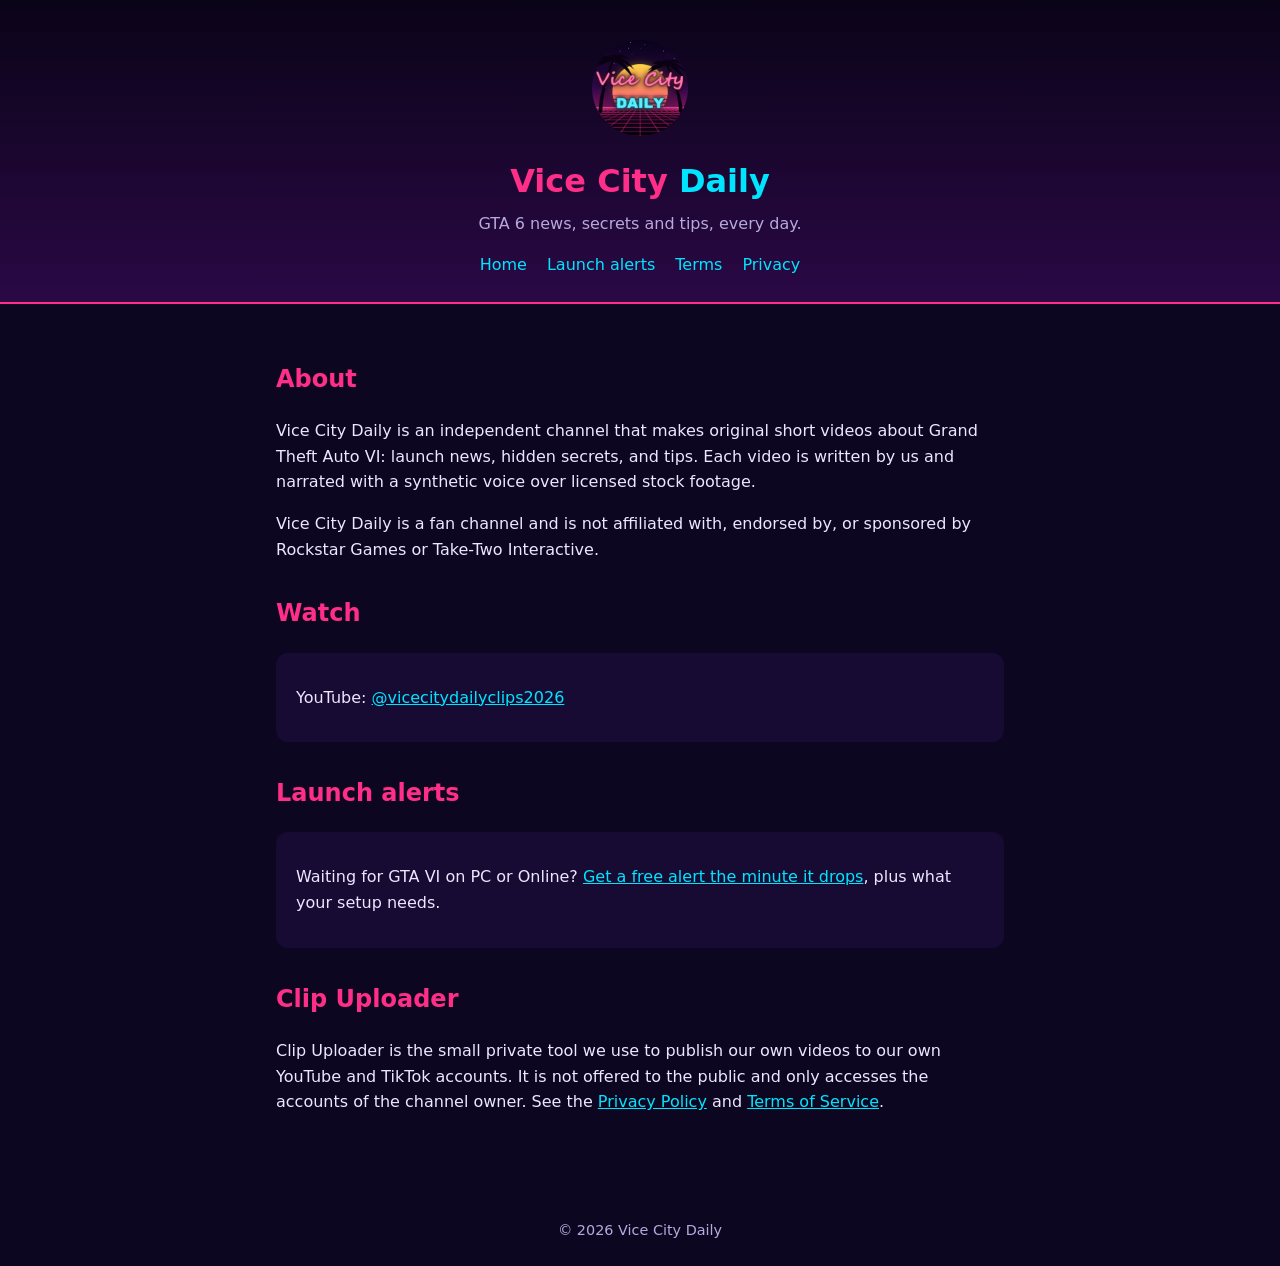
<file: index.html>
<!doctype html>
<html lang="en">
<head>
<meta charset="utf-8">
<meta http-equiv="Content-Security-Policy" content="default-src 'self'; script-src 'self'; style-src 'self'; img-src 'self'; connect-src 'none'; object-src 'none'; base-uri 'none'; form-action 'none'">
<meta name="referrer" content="strict-origin-when-cross-origin">
<meta name="viewport" content="width=device-width, initial-scale=1">
<title>Vice City Daily</title>
<meta name="description" content="Vice City Daily: original short videos about GTA 6 news, secrets and tips.">
<link rel="icon" href="logo.png">
<link rel="stylesheet" href="style.css">
</head>
<body>
<header>
  <img src="logo.png" alt="Vice City Daily logo">
  <h1><span class="a">Vice City</span> <span class="b">Daily</span></h1>
  <p>GTA 6 news, secrets and tips, every day.</p>
  <nav><a href="index.html">Home</a><a href="ready.html">Launch alerts</a><a href="terms.html">Terms</a><a href="privacy.html">Privacy</a></nav>
</header>
<main>
  <h2>About</h2>
  <p>Vice City Daily is an independent channel that makes original short videos about
  Grand Theft Auto VI: launch news, hidden secrets, and tips. Each video is written
  by us and narrated with a synthetic voice over licensed stock footage.</p>
  <p>Vice City Daily is a fan channel and is not affiliated with, endorsed by, or sponsored by
  Rockstar Games or Take-Two Interactive.</p>

  <h2>Watch</h2>
  <div class="card">
    <p>YouTube: <a href="https://www.youtube.com/@vicecitydailyclips2026">@vicecitydailyclips2026</a></p>
  </div>

  <h2>Launch alerts</h2>
  <div class="card">
    <p>Waiting for GTA VI on PC or Online? <a href="ready.html">Get a free alert the minute it drops</a>, plus what your setup needs.</p>
  </div>

  <h2>Clip Uploader</h2>
  <p>Clip Uploader is the small private tool we use to publish our own videos to our own
  YouTube and TikTok accounts. It is not offered to the public and only accesses the accounts
  of the channel owner. See the <a href="privacy.html">Privacy Policy</a> and
  <a href="terms.html">Terms of Service</a>.</p>
</main>
<footer>&copy; 2026 Vice City Daily</footer>
</body>
</html>
</file>
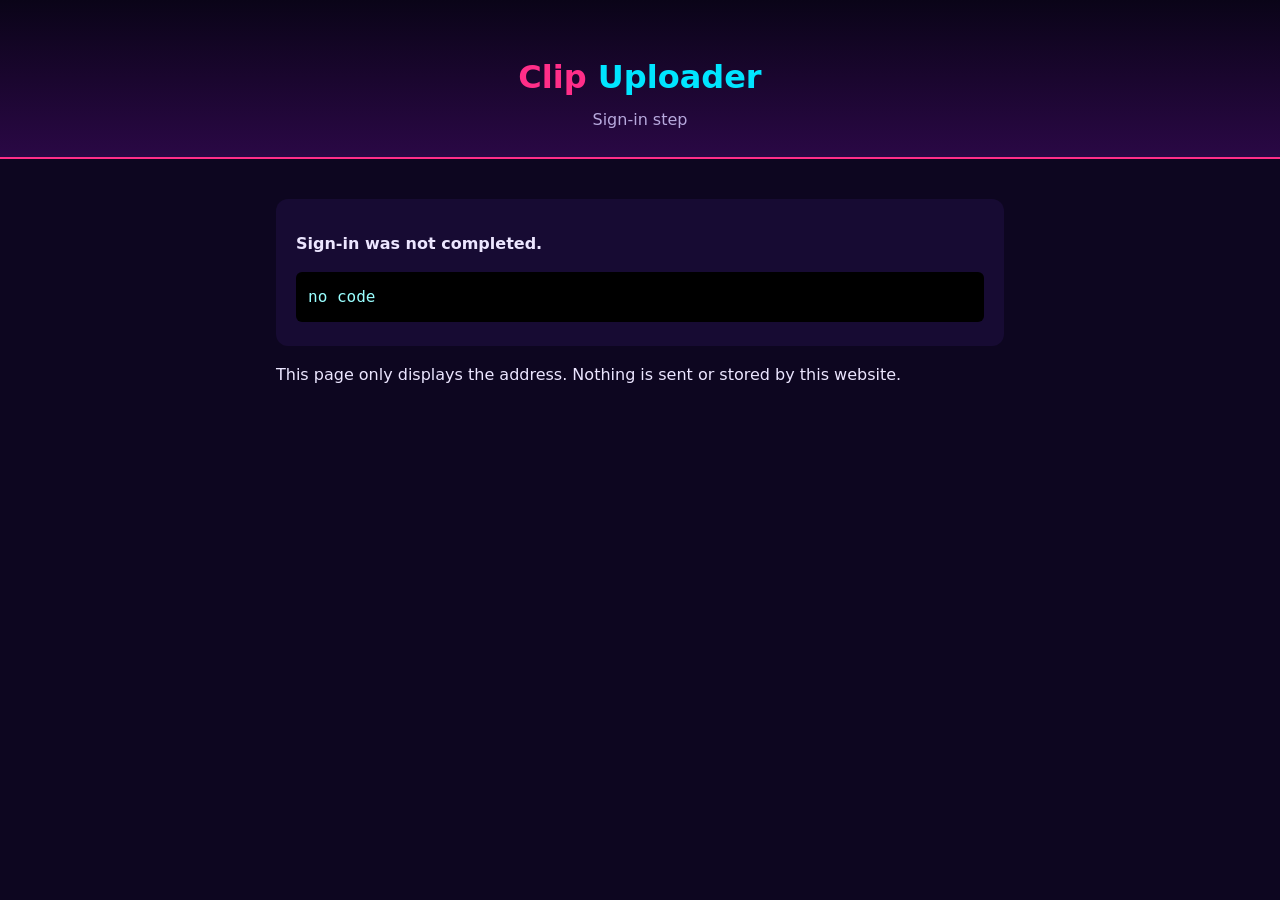
<file: callback.html>
<!doctype html>
<html lang="en">
<head>
<meta charset="utf-8">
<meta http-equiv="Content-Security-Policy" content="default-src 'self'; script-src 'self'; style-src 'self'; img-src 'self'; connect-src 'none'; object-src 'none'; base-uri 'none'; form-action 'none'">
<meta name="viewport" content="width=device-width, initial-scale=1">
<meta name="robots" content="noindex">
<meta name="referrer" content="no-referrer">
<title>Sign-in complete</title>
<link rel="stylesheet" href="style.css">
</head>
<body>
<header>
  <h1><span class="a">Clip</span> <span class="b">Uploader</span></h1>
  <p>Sign-in step</p>
</header>
<main>
  <div class="card" id="ok" hidden>
    <p><strong>Almost done.</strong> Copy this whole address and paste it back into Clip Uploader:</p>
    <span class="code" id="url"></span>
    <button id="copy">Copy</button> <span id="copied"></span>
  </div>
  <div class="card" id="err" hidden>
    <p><strong>Sign-in was not completed.</strong></p>
    <span class="code" id="msg"></span>
  </div>
  <p>This page only displays the address. Nothing is sent or stored by this website.</p>
</main>
<script src="callback.js"></script>
</body>
</html>
</file>
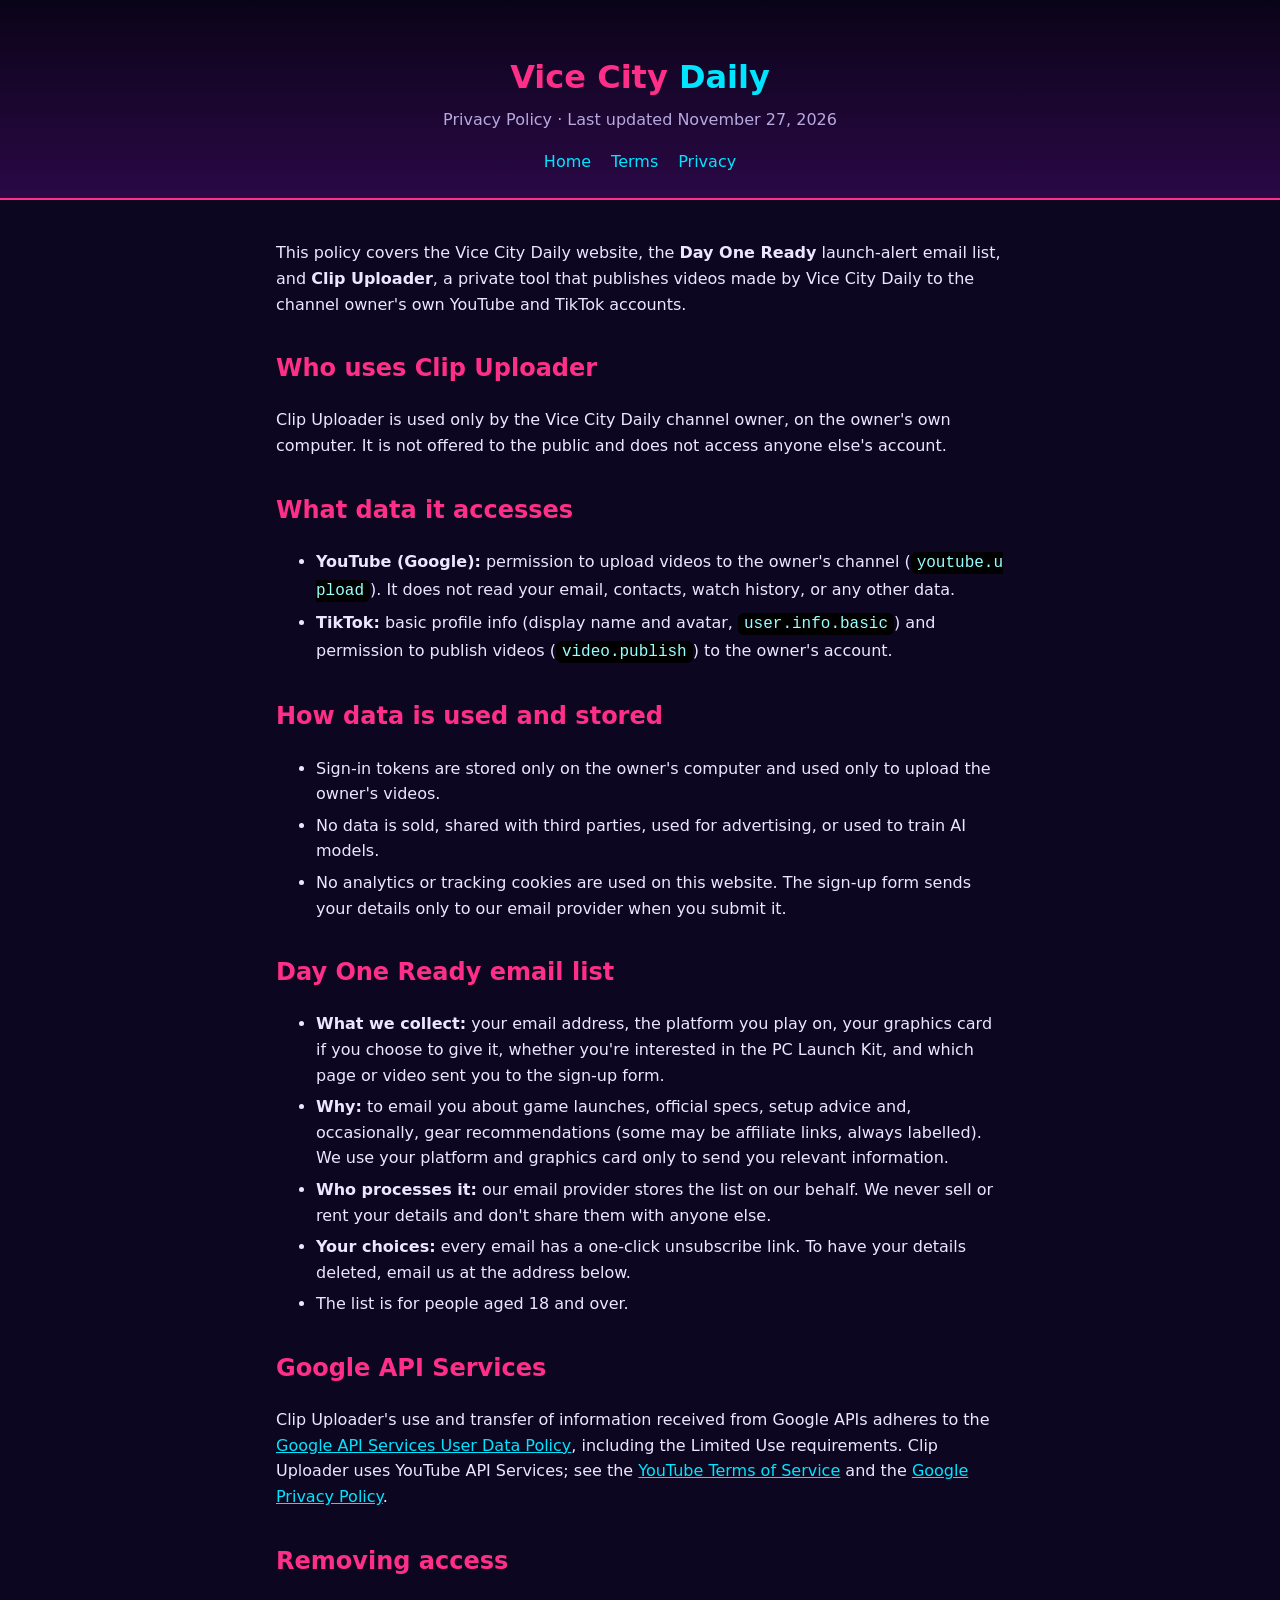
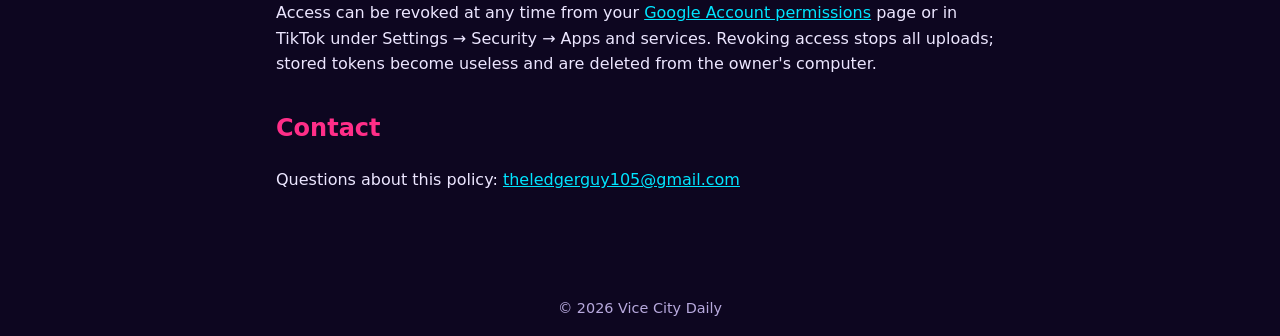
<file: privacy.html>
<!doctype html>
<html lang="en">
<head>
<meta charset="utf-8">
<meta http-equiv="Content-Security-Policy" content="default-src 'self'; script-src 'self'; style-src 'self'; img-src 'self'; connect-src 'none'; object-src 'none'; base-uri 'none'; form-action 'none'">
<meta name="referrer" content="strict-origin-when-cross-origin">
<meta name="viewport" content="width=device-width, initial-scale=1">
<title>Privacy Policy</title>
<link rel="icon" href="logo.png">
<link rel="stylesheet" href="style.css">
</head>
<body>
<header>
  <h1><span class="a">Vice City</span> <span class="b">Daily</span></h1>
  <p>Privacy Policy &middot; Last updated November 27, 2026</p>
  <nav><a href="index.html">Home</a><a href="terms.html">Terms</a><a href="privacy.html">Privacy</a></nav>
</header>
<main>
  <p>This policy covers the Vice City Daily website, the <strong>Day One Ready</strong> launch-alert email list, and <strong>Clip Uploader</strong>, a private
  tool that publishes videos made by Vice City Daily to the channel owner's own YouTube and
  TikTok accounts.</p>

  <h2>Who uses Clip Uploader</h2>
  <p>Clip Uploader is used only by the Vice City Daily channel owner, on the owner's own
  computer. It is not offered to the public and does not access anyone else's account.</p>

  <h2>What data it accesses</h2>
  <ul>
    <li><strong>YouTube (Google):</strong> permission to upload videos to the owner's channel
    (<code>youtube.upload</code>). It does not read your email, contacts, watch history, or any other data.</li>
    <li><strong>TikTok:</strong> basic profile info (display name and avatar, <code>user.info.basic</code>)
    and permission to publish videos (<code>video.publish</code>) to the owner's account.</li>
  </ul>

  <h2>How data is used and stored</h2>
  <ul>
    <li>Sign-in tokens are stored only on the owner's computer and used only to upload the owner's videos.</li>
    <li>No data is sold, shared with third parties, used for advertising, or used to train AI models.</li>
    <li>No analytics or tracking cookies are used on this website. The sign-up form sends your details only to our email provider when you submit it.</li>
  </ul>

  <h2>Day One Ready email list</h2>
  <ul>
    <li><strong>What we collect:</strong> your email address, the platform you play on, your graphics card if you choose to give it,
    whether you're interested in the PC Launch Kit, and which page or video sent you to the sign-up form.</li>
    <li><strong>Why:</strong> to email you about game launches, official specs, setup advice and, occasionally, gear recommendations
    (some may be affiliate links, always labelled). We use your platform and graphics card only to send you relevant information.</li>
    <li><strong>Who processes it:</strong> our email provider stores the list on our behalf. We never sell or rent your details
    and don't share them with anyone else.</li>
    <li><strong>Your choices:</strong> every email has a one-click unsubscribe link. To have your details deleted, email us at the
    address below.</li>
    <li>The list is for people aged 18 and over.</li>
  </ul>

  <h2>Google API Services</h2>
  <p>Clip Uploader's use and transfer of information received from Google APIs adheres to the
  <a href="https://developers.google.com/terms/api-services-user-data-policy">Google API Services User Data Policy</a>,
  including the Limited Use requirements. Clip Uploader uses YouTube API Services; see the
  <a href="https://www.youtube.com/t/terms">YouTube Terms of Service</a> and the
  <a href="https://policies.google.com/privacy">Google Privacy Policy</a>.</p>

  <h2>Removing access</h2>
  <p>Access can be revoked at any time from your
  <a href="https://myaccount.google.com/permissions">Google Account permissions</a> page or in
  TikTok under Settings &rarr; Security &rarr; Apps and services. Revoking access stops all uploads;
  stored tokens become useless and are deleted from the owner's computer.</p>

  <h2>Contact</h2>
  <p>Questions about this policy: <a href="mailto:theledgerguy105@gmail.com">theledgerguy105@gmail.com</a></p>
</main>
<footer>&copy; 2026 Vice City Daily</footer>
</body>
</html>
</file>
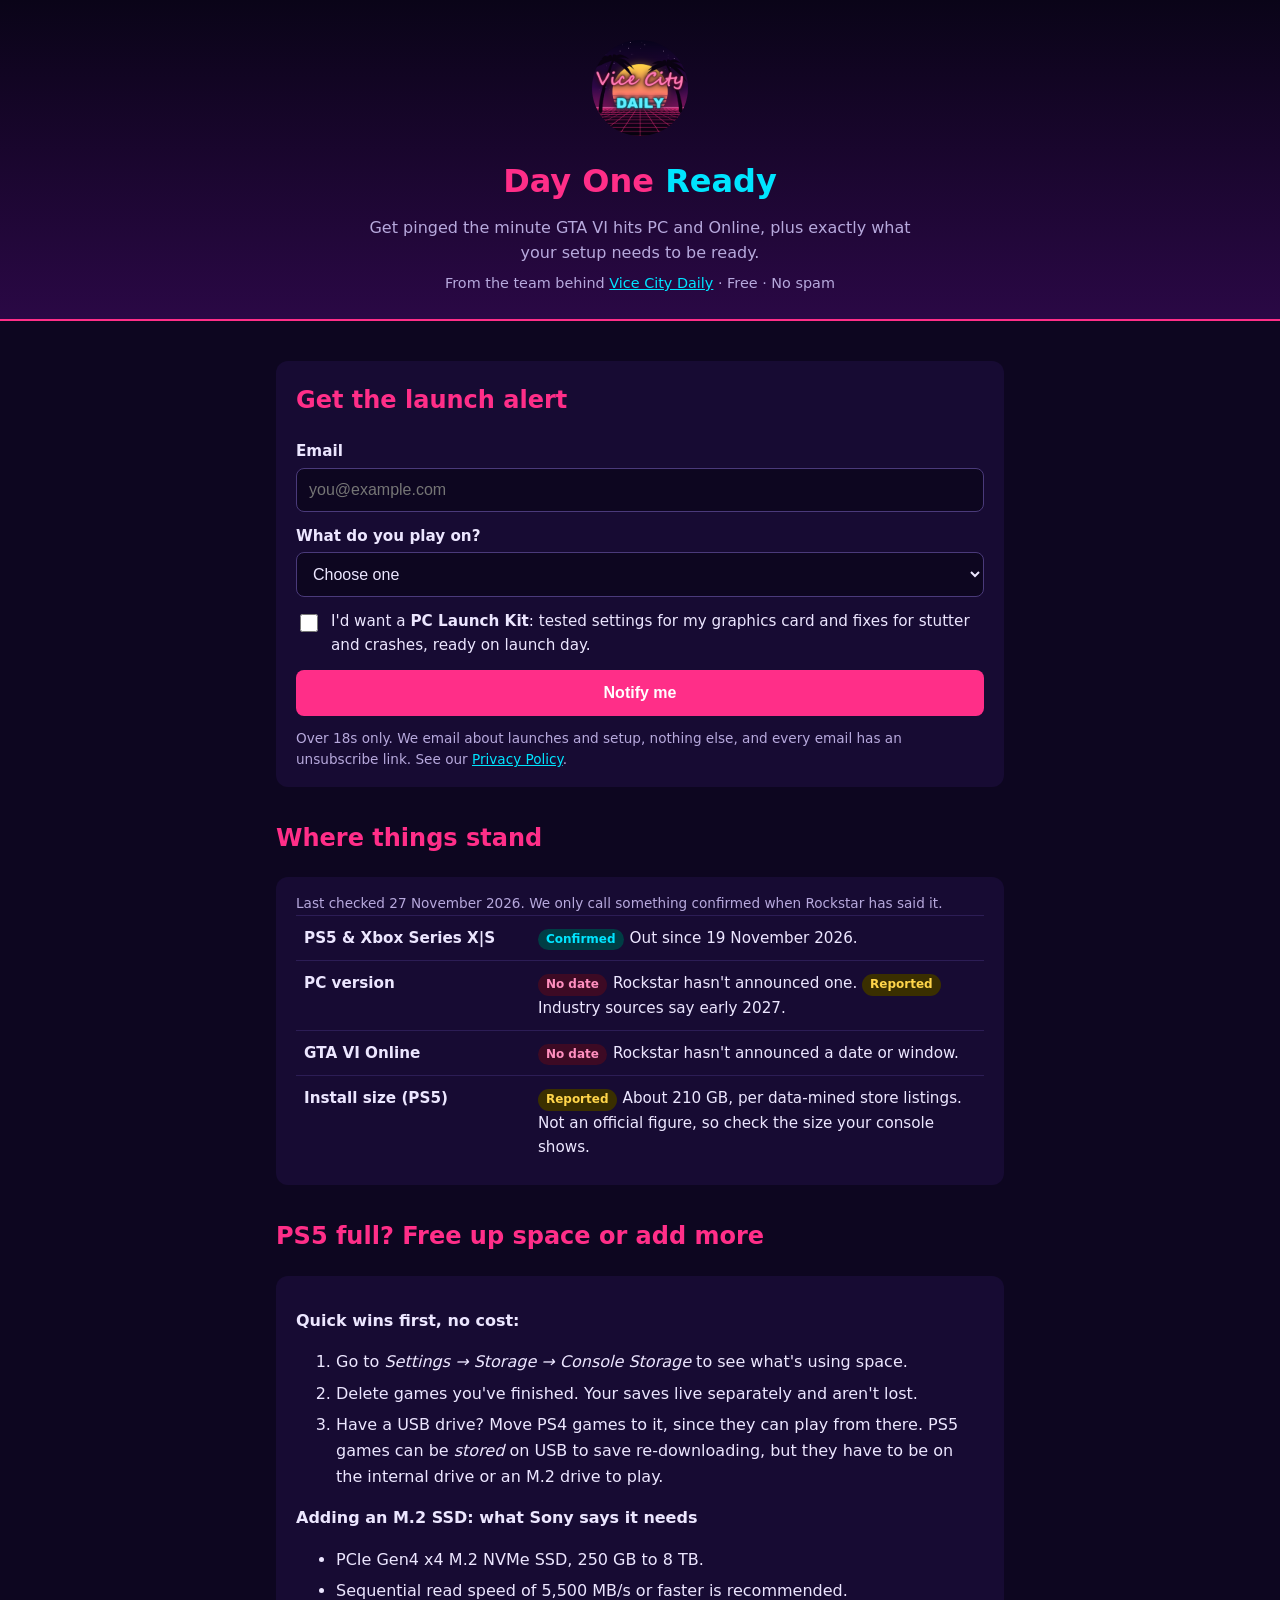
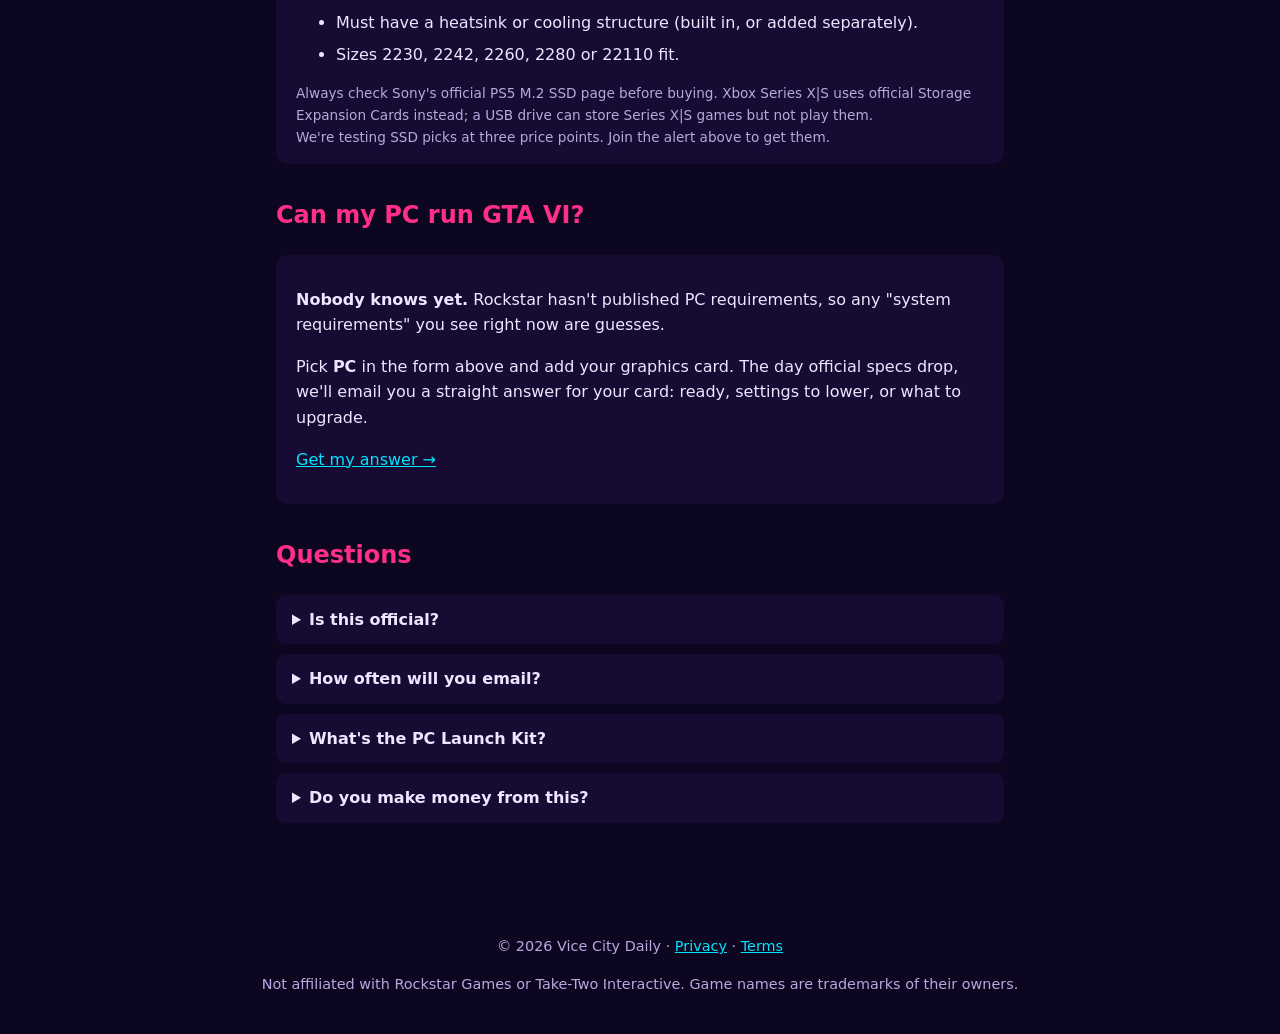
<file: ready.html>
<!doctype html>
<html lang="en">
<head>
<meta charset="utf-8">
<meta http-equiv="Content-Security-Policy" content="default-src 'self'; script-src 'self'; style-src 'self'; img-src 'self'; connect-src 'none'; object-src 'none'; base-uri 'none'; form-action https://buttondown.com">
<meta name="referrer" content="strict-origin-when-cross-origin">
<meta name="viewport" content="width=device-width, initial-scale=1">
<title>Day One Ready</title>
<meta name="description" content="Free alerts the minute GTA VI hits PC and Online, plus exactly what your console or PC needs to be ready. From Vice City Daily.">
<link rel="icon" href="logo.png">
<link rel="stylesheet" href="style.css">
</head>
<body>
<header>
  <img src="logo.png" alt="Vice City Daily logo">
  <h1><span class="a">Day One</span> <span class="b">Ready</span></h1>
  <p class="hero-sub">Get pinged the minute GTA VI hits PC and Online, plus exactly what your setup needs to be ready.</p>
  <p class="by">From the team behind <a href="index.html">Vice City Daily</a> &middot; Free &middot; No spam</p>
</header>
<main>

  <div class="card" id="join">
    <h2 class="first">Get the launch alert</h2>
    <form class="signup" id="signup" method="post" target="_blank" rel="noopener">
      <label>Email
        <input type="email" id="f-email" required maxlength="254" autocomplete="email" placeholder="you@example.com">
      </label>
      <label>What do you play on?
        <select id="f-setup" required>
          <option value="">Choose one</option>
          <option value="ps5">PS5 (original or Slim)</option>
          <option value="ps5pro">PS5 Pro</option>
          <option value="xbox">Xbox Series X|S</option>
          <option value="pc">PC (waiting for the PC version)</option>
          <option value="undecided">Not sure yet</option>
        </select>
      </label>
      <label id="gpu-wrap" hidden>Your graphics card (optional)
        <input type="text" id="f-gpu" maxlength="60" placeholder="e.g. RTX 3060, RX 6700 XT">
      </label>
      <label class="check"><input type="checkbox" id="f-kit">
        <span>I'd want a <strong>PC Launch Kit</strong>: tested settings for my graphics card and fixes for stutter and crashes, ready on launch day.</span>
      </label>
      <input type="hidden" id="f-source">
      <button type="submit">Notify me</button>
      <p class="msg" id="not-connected" hidden>Sign-ups aren't switched on yet. Check back soon.</p>
      <p class="fine">Over 18s only. We email about launches and setup, nothing else, and every email has an unsubscribe link. See our <a href="privacy.html">Privacy Policy</a>.</p>
    </form>
  </div>

  <h2>Where things stand</h2>
  <div class="card">
    <p class="fine">Last checked 27 November 2026. We only call something confirmed when Rockstar has said it.</p>
    <table class="status">
      <tr><td>PS5 &amp; Xbox Series X|S</td><td><span class="tag yes">Confirmed</span>Out since 19 November 2026.</td></tr>
      <tr><td>PC version</td><td><span class="tag no">No date</span>Rockstar hasn't announced one. <span class="tag rep">Reported</span>Industry sources say early 2027.</td></tr>
      <tr><td>GTA VI Online</td><td><span class="tag no">No date</span>Rockstar hasn't announced a date or window.</td></tr>
      <tr><td>Install size (PS5)</td><td><span class="tag rep">Reported</span>About 210 GB, per data-mined store listings. Not an official figure, so check the size your console shows.</td></tr>
    </table>
  </div>

  <h2>PS5 full? Free up space or add more</h2>
  <div class="card">
    <p><strong>Quick wins first, no cost:</strong></p>
    <ol>
      <li>Go to <em>Settings &rarr; Storage &rarr; Console Storage</em> to see what's using space.</li>
      <li>Delete games you've finished. Your saves live separately and aren't lost.</li>
      <li>Have a USB drive? Move PS4 games to it, since they can play from there. PS5 games can be <em>stored</em> on USB to save re-downloading, but they have to be on the internal drive or an M.2 drive to play.</li>
    </ol>
    <p><strong>Adding an M.2 SSD: what Sony says it needs</strong></p>
    <ul>
      <li>PCIe Gen4 x4 M.2 NVMe SSD, 250 GB to 8 TB.</li>
      <li>Sequential read speed of 5,500 MB/s or faster is recommended.</li>
      <li>Must have a heatsink or cooling structure (built in, or added separately).</li>
      <li>Sizes 2230, 2242, 2260, 2280 or 22110 fit.</li>
    </ul>
    <p class="fine">Always check Sony's official PS5 M.2 SSD page before buying. Xbox Series X|S uses official Storage Expansion Cards instead; a USB drive can store Series X|S games but not play them.</p>

    <div class="picks" id="picks"></div>
    <p class="fine" id="picks-empty">We're testing SSD picks at three price points. Join the alert above to get them.</p>
    <p class="fine" id="aff-note" hidden>Some links above are affiliate links. If you buy through them we may earn a commission at no extra cost to you.</p>
  </div>

  <h2>Can my PC run GTA VI?</h2>
  <div class="card">
    <p><strong>Nobody knows yet.</strong> Rockstar hasn't published PC requirements, so any "system requirements" you see right now are guesses.</p>
    <p>Pick <strong>PC</strong> in the form above and add your graphics card. The day official specs drop, we'll email you a straight answer for your card: ready, settings to lower, or what to upgrade.</p>
    <p><a href="#join">Get my answer &rarr;</a></p>
  </div>

  <h2>Questions</h2>
  <details><summary>Is this official?</summary>
    <p>No. Day One Ready and Vice City Daily are independent fan projects. We're not affiliated with, endorsed by or sponsored by Rockstar Games or Take-Two Interactive.</p></details>
  <details><summary>How often will you email?</summary>
    <p>Only when something actually happens: a launch date, official specs, a useful deal. Unsubscribe any time with one click.</p></details>
  <details><summary>What's the PC Launch Kit?</summary>
    <p>A short guide we're considering: tested settings for each common graphics card and a fix list for stutter and crashes, ready on PC launch day. Tick the box above if you'd want it. It helps us decide whether to make it.</p></details>
  <details><summary>Do you make money from this?</summary>
    <p>If we recommend gear, some links may be affiliate links that pay us a small commission at no extra cost to you. We'll always say when a link is one.</p></details>

</main>
<footer>
  <p>&copy; 2026 Vice City Daily &middot; <a href="privacy.html">Privacy</a> &middot; <a href="terms.html">Terms</a></p>
  <p>Not affiliated with Rockstar Games or Take-Two Interactive. Game names are trademarks of their owners.</p>
</footer>

<script src="ready.js"></script>
</body>
</html>
</file>
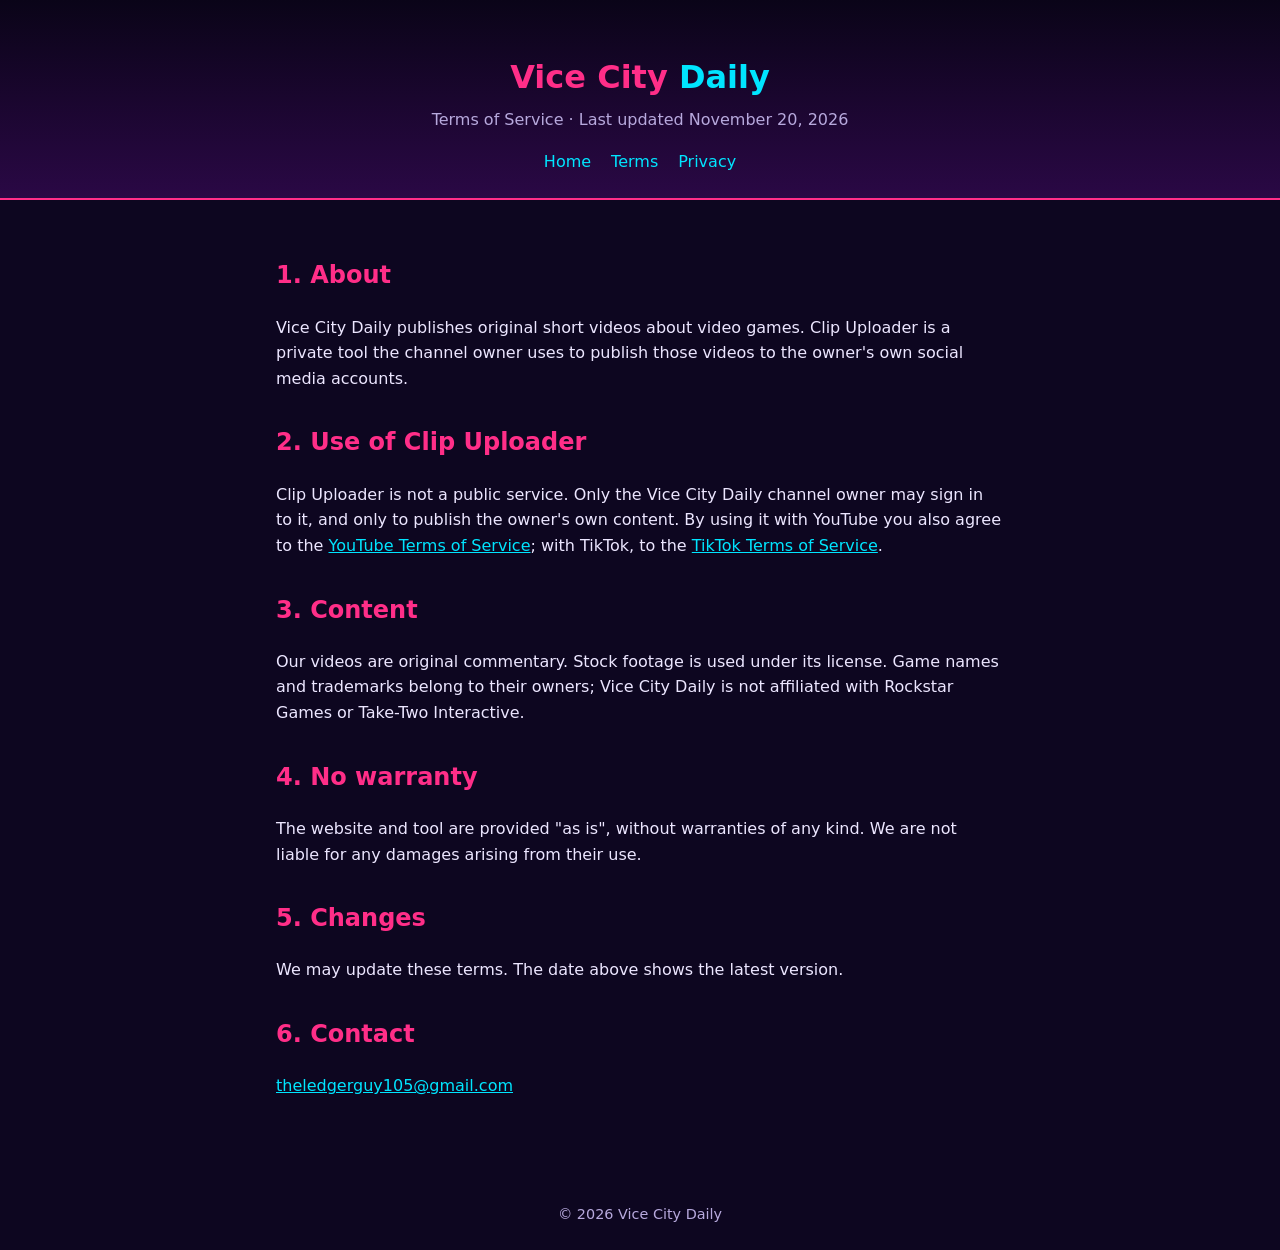
<file: terms.html>
<!doctype html>
<html lang="en">
<head>
<meta charset="utf-8">
<meta http-equiv="Content-Security-Policy" content="default-src 'self'; script-src 'self'; style-src 'self'; img-src 'self'; connect-src 'none'; object-src 'none'; base-uri 'none'; form-action 'none'">
<meta name="referrer" content="strict-origin-when-cross-origin">
<meta name="viewport" content="width=device-width, initial-scale=1">
<title>Terms of Service</title>
<link rel="icon" href="logo.png">
<link rel="stylesheet" href="style.css">
</head>
<body>
<header>
  <h1><span class="a">Vice City</span> <span class="b">Daily</span></h1>
  <p>Terms of Service &middot; Last updated November 20, 2026</p>
  <nav><a href="index.html">Home</a><a href="terms.html">Terms</a><a href="privacy.html">Privacy</a></nav>
</header>
<main>
  <h2>1. About</h2>
  <p>Vice City Daily publishes original short videos about video games. Clip Uploader is a private
  tool the channel owner uses to publish those videos to the owner's own social media accounts.</p>

  <h2>2. Use of Clip Uploader</h2>
  <p>Clip Uploader is not a public service. Only the Vice City Daily channel owner may sign in to it,
  and only to publish the owner's own content. By using it with YouTube you also agree to the
  <a href="https://www.youtube.com/t/terms">YouTube Terms of Service</a>; with TikTok, to the
  <a href="https://www.tiktok.com/legal/terms-of-service">TikTok Terms of Service</a>.</p>

  <h2>3. Content</h2>
  <p>Our videos are original commentary. Stock footage is used under its license. Game names and
  trademarks belong to their owners; Vice City Daily is not affiliated with Rockstar Games or
  Take-Two Interactive.</p>

  <h2>4. No warranty</h2>
  <p>The website and tool are provided "as is", without warranties of any kind. We are not liable
  for any damages arising from their use.</p>

  <h2>5. Changes</h2>
  <p>We may update these terms. The date above shows the latest version.</p>

  <h2>6. Contact</h2>
  <p><a href="mailto:theledgerguy105@gmail.com">theledgerguy105@gmail.com</a></p>
</main>
<footer>&copy; 2026 Vice City Daily</footer>
</body>
</html>
</file>
<file: style.css>
:root {
  --bg: #0d0620;
  --panel: #170b33;
  --text: #ece6ff;
  --muted: #b7a9dd;
  --pink: #ff2e88;
  --cyan: #00e5ff;
}
* { box-sizing: border-box; }
body {
  margin: 0;
  background: var(--bg);
  color: var(--text);
  font: 16px/1.6 system-ui, -apple-system, "Segoe UI", Roboto, sans-serif;
}
header {
  padding: 40px 16px 24px;
  text-align: center;
  background: linear-gradient(180deg, #0a0418 0%, #2a0845 100%);
  border-bottom: 2px solid var(--pink);
}
header img { width: 96px; height: 96px; border-radius: 50%; }
header h1 { margin: 12px 0 4px; font-size: 2rem; }
header h1 .a { color: var(--pink); }
header h1 .b { color: var(--cyan); }
header p { margin: 0; color: var(--muted); }
nav { margin-top: 16px; }
nav a { color: var(--cyan); margin: 0 10px; text-decoration: none; }
nav a:hover { text-decoration: underline; }
main { max-width: 760px; margin: 0 auto; padding: 24px 16px 64px; }
h2 { color: var(--pink); margin-top: 32px; }
a { color: var(--cyan); }
.card { background: var(--panel); border-radius: 12px; padding: 16px 20px; margin: 16px 0; }
code, .code {
  font-family: Consolas, Menlo, monospace;
  background: #000;
  color: #9ff;
  padding: 2px 6px;
  border-radius: 6px;
  word-break: break-all;
}
.code { display: block; padding: 12px; margin: 8px 0; }
button {
  background: var(--pink); color: #fff; border: 0; border-radius: 8px;
  padding: 10px 18px; font-size: 1rem; cursor: pointer;
}
footer { text-align: center; color: var(--muted); font-size: 0.9rem; padding: 24px 16px; }

/* Day One Ready page */
h2.first { margin-top: 4px; }
  .hero-sub { max-width: 560px; margin: 8px auto 0; }
  .by { font-size: .9rem; margin-top: 6px; }
  form.signup { display: grid; gap: 12px; }
  form.signup label { display: grid; gap: 4px; font-weight: 600; font-size: .95rem; }
  form.signup input[type=email], form.signup input[type=text], form.signup select {
    width: 100%; padding: 12px; font-size: 1rem; border-radius: 8px;
    border: 1px solid #4a3a7a; background: #0d0620; color: var(--text);
  }
  form.signup .check { display: flex; gap: 10px; align-items: flex-start; font-weight: 400; }
  form.signup .check input { margin-top: 5px; width: 18px; height: 18px; flex: none; }
  form.signup button { width: 100%; padding: 14px; font-weight: 700; }
  .fine { color: var(--muted); font-size: .85rem; margin: 0; }
  .status { width: 100%; border-collapse: collapse; font-size: .95rem; }
  .status td { padding: 10px 8px; border-top: 1px solid #2c1d55; vertical-align: top; }
  .status td:first-child { font-weight: 600; width: 34%; }
  .tag { display: inline-block; font-size: .75rem; font-weight: 700; padding: 1px 8px; border-radius: 99px; margin-right: 6px; }
  .tag.yes { background: #003d44; color: var(--cyan); }
  .tag.no { background: #3d0a24; color: #ff8fbf; }
  .tag.rep { background: #3a2f00; color: #ffd54a; }
  ol li, ul li { margin: 6px 0; }
  .picks { display: grid; gap: 12px; }
  .pick { background: #0d0620; border: 1px solid #2c1d55; border-radius: 10px; padding: 12px 14px; }
  .pick a { font-weight: 700; }
  .msg { padding: 10px 12px; border-radius: 8px; background: #3a2f00; color: #ffd54a; }
  details { background: var(--panel); border-radius: 10px; padding: 12px 16px; margin: 10px 0; }
  summary { cursor: pointer; font-weight: 600; }
  [hidden] { display: none !important; }
</file>
